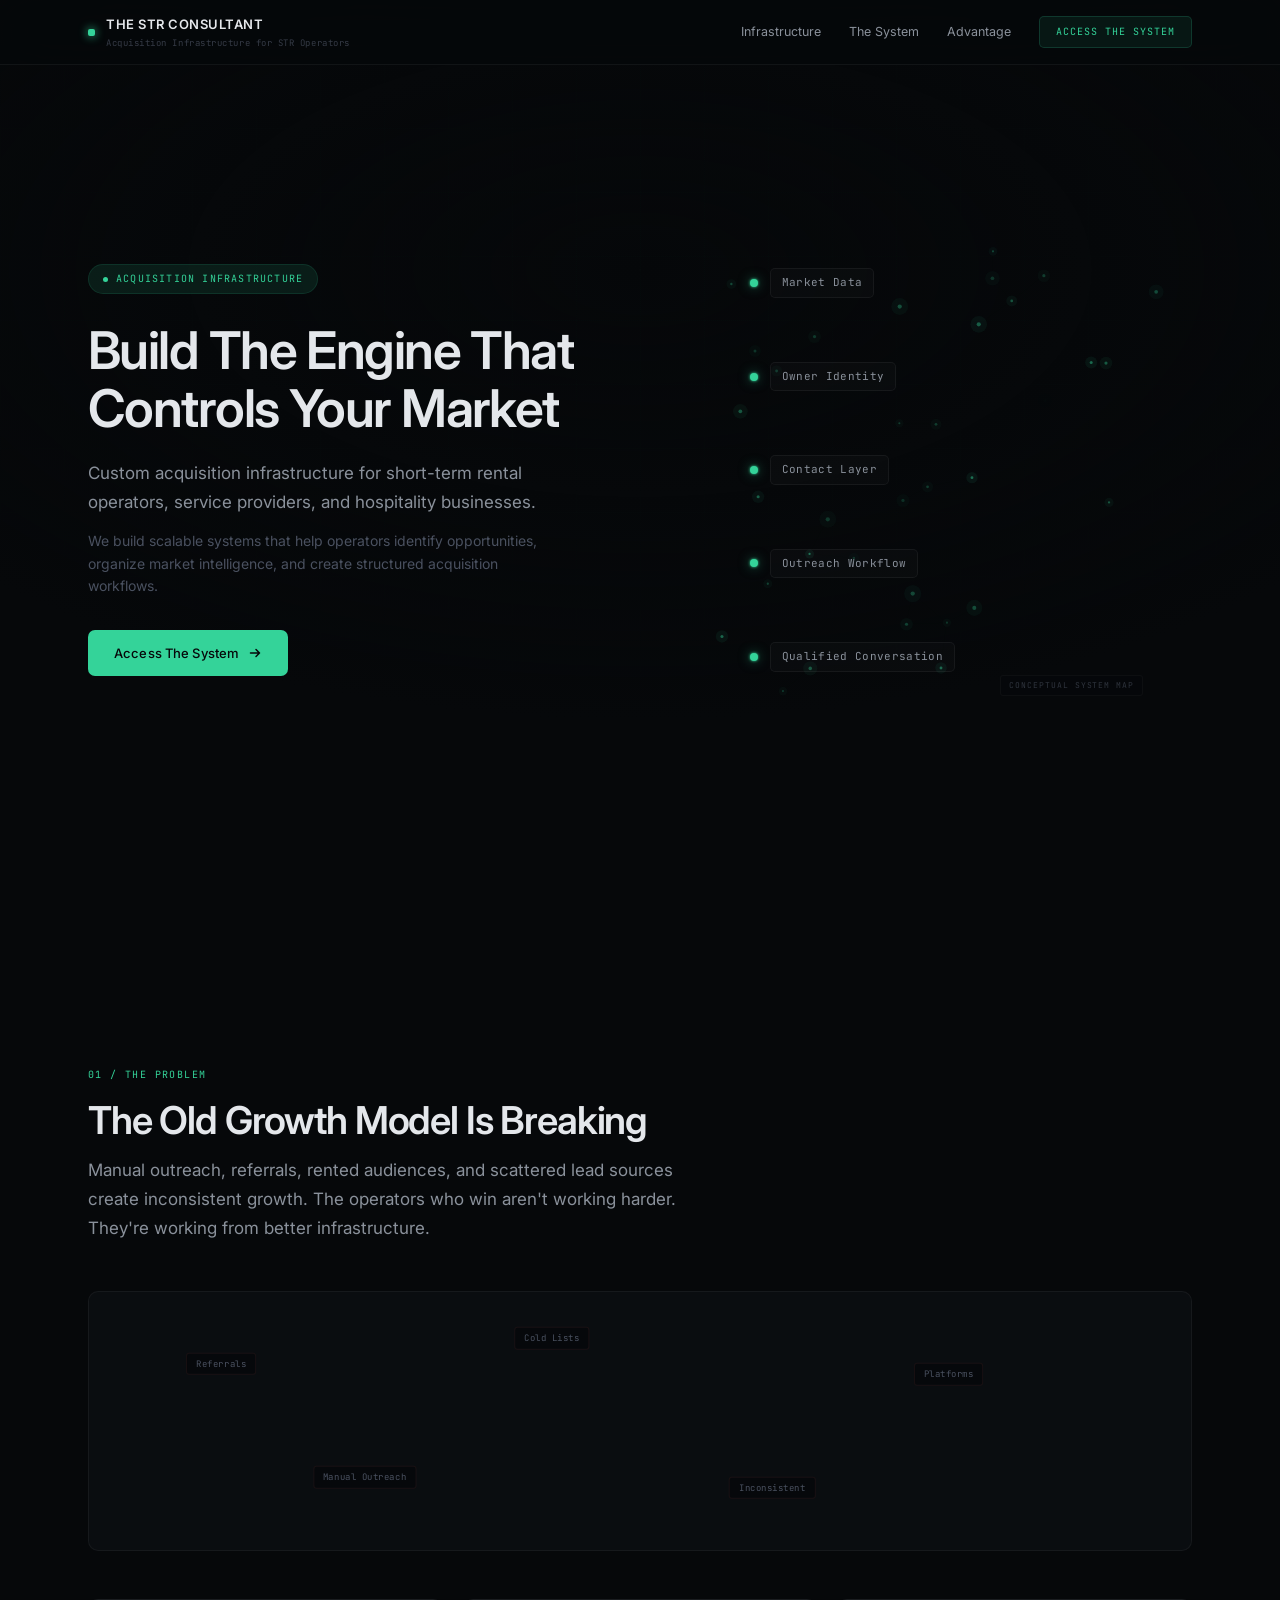
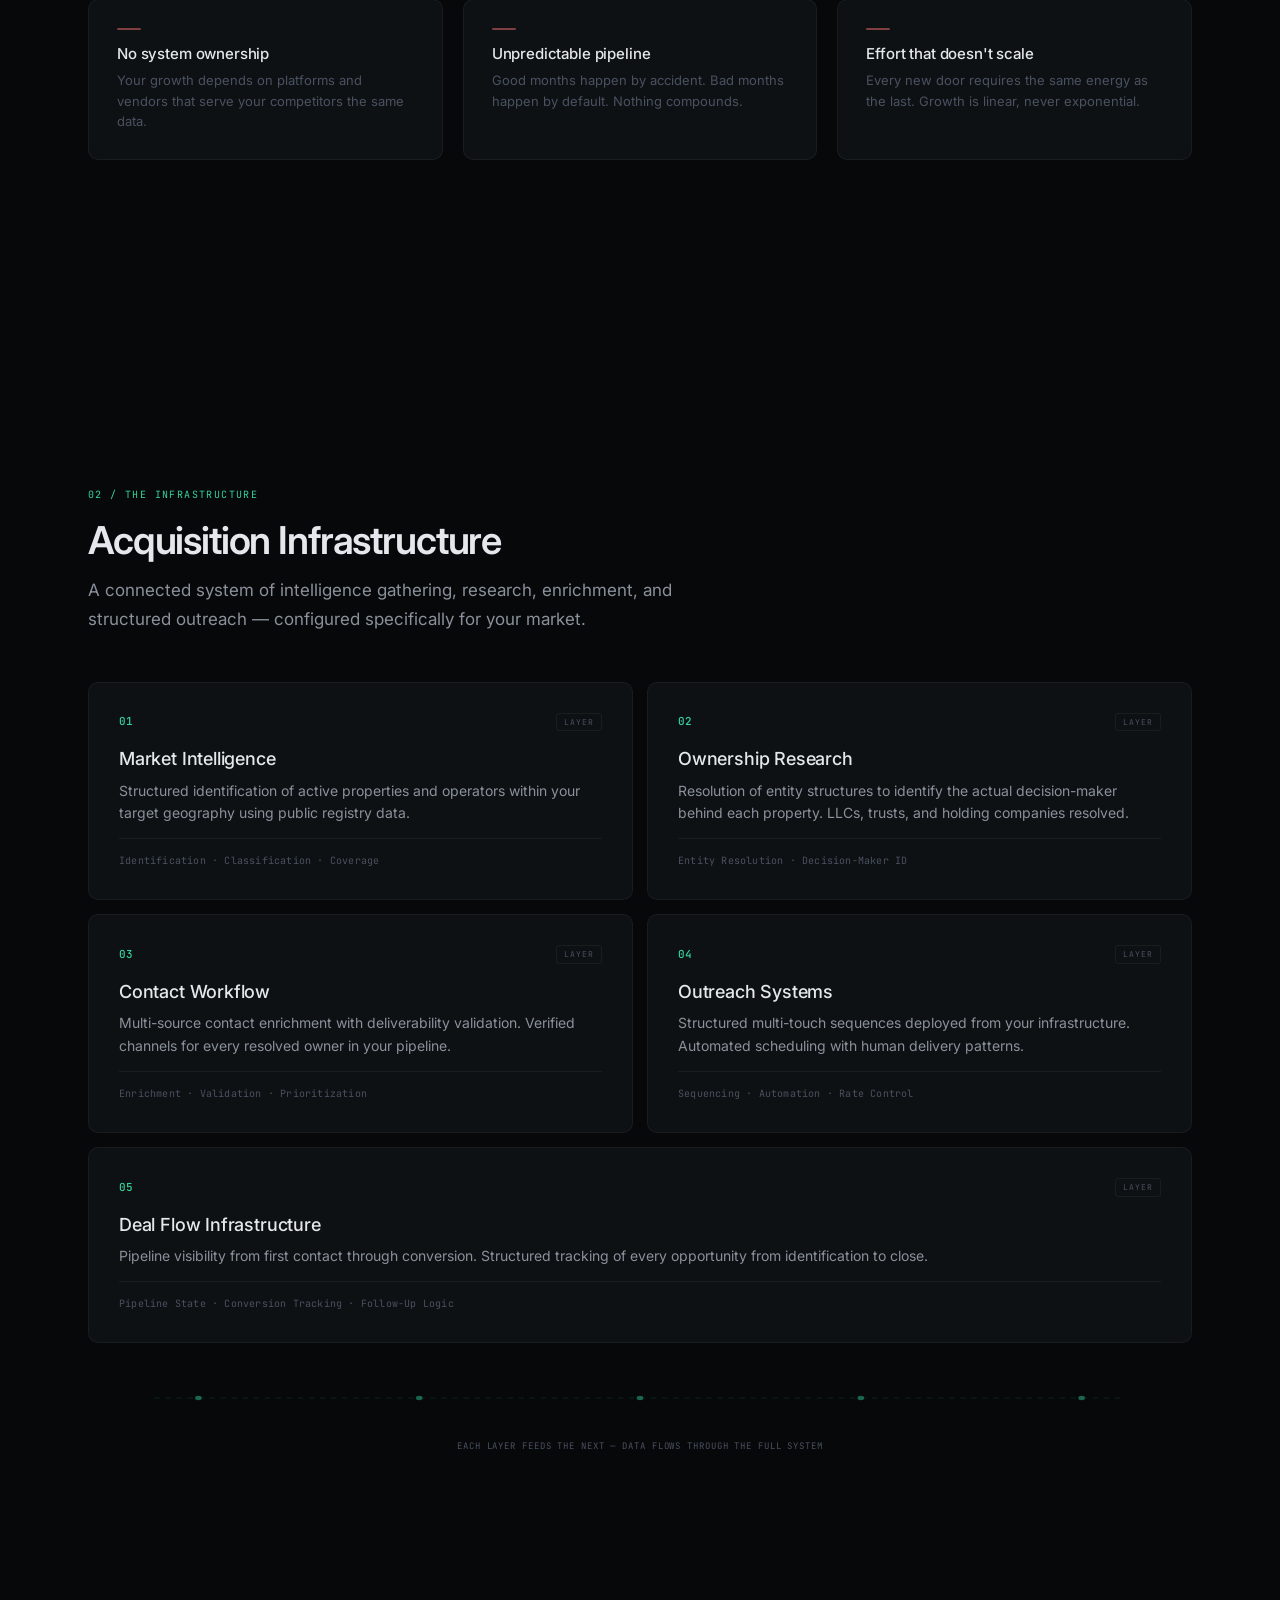
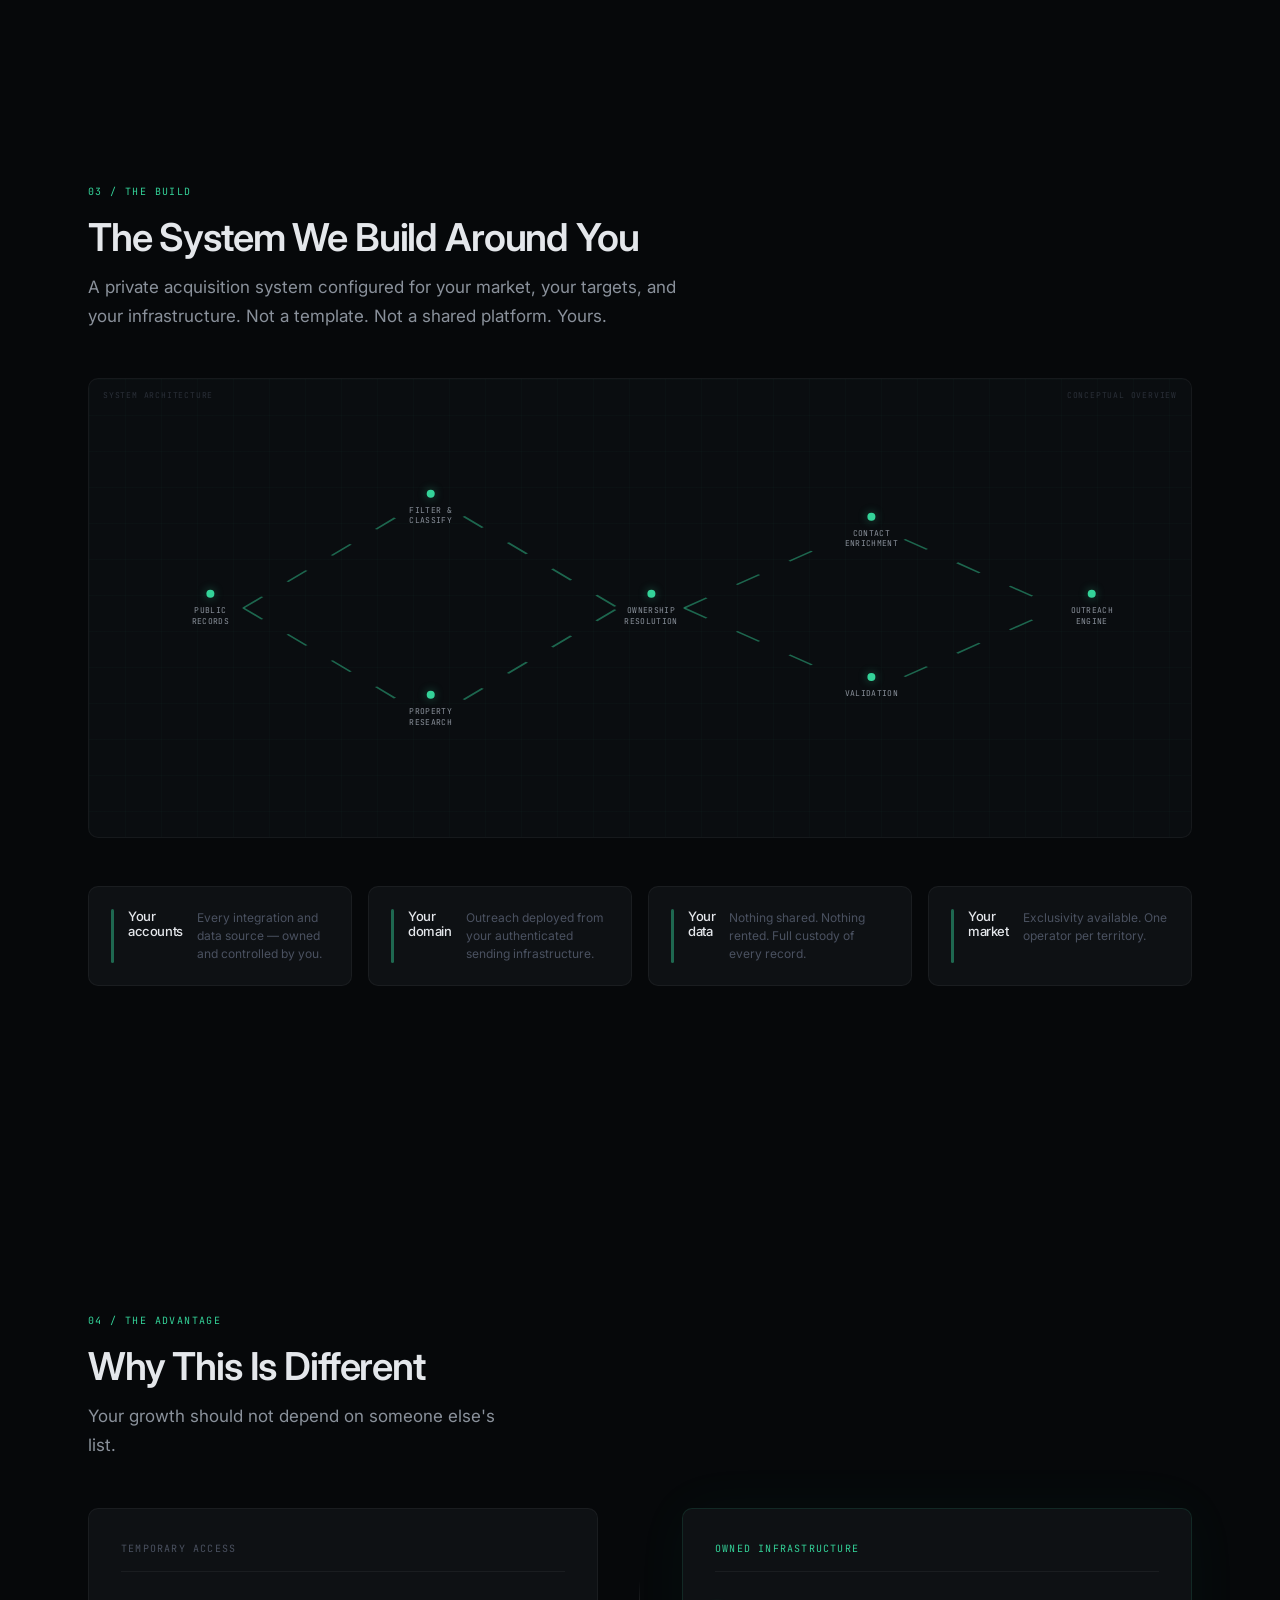
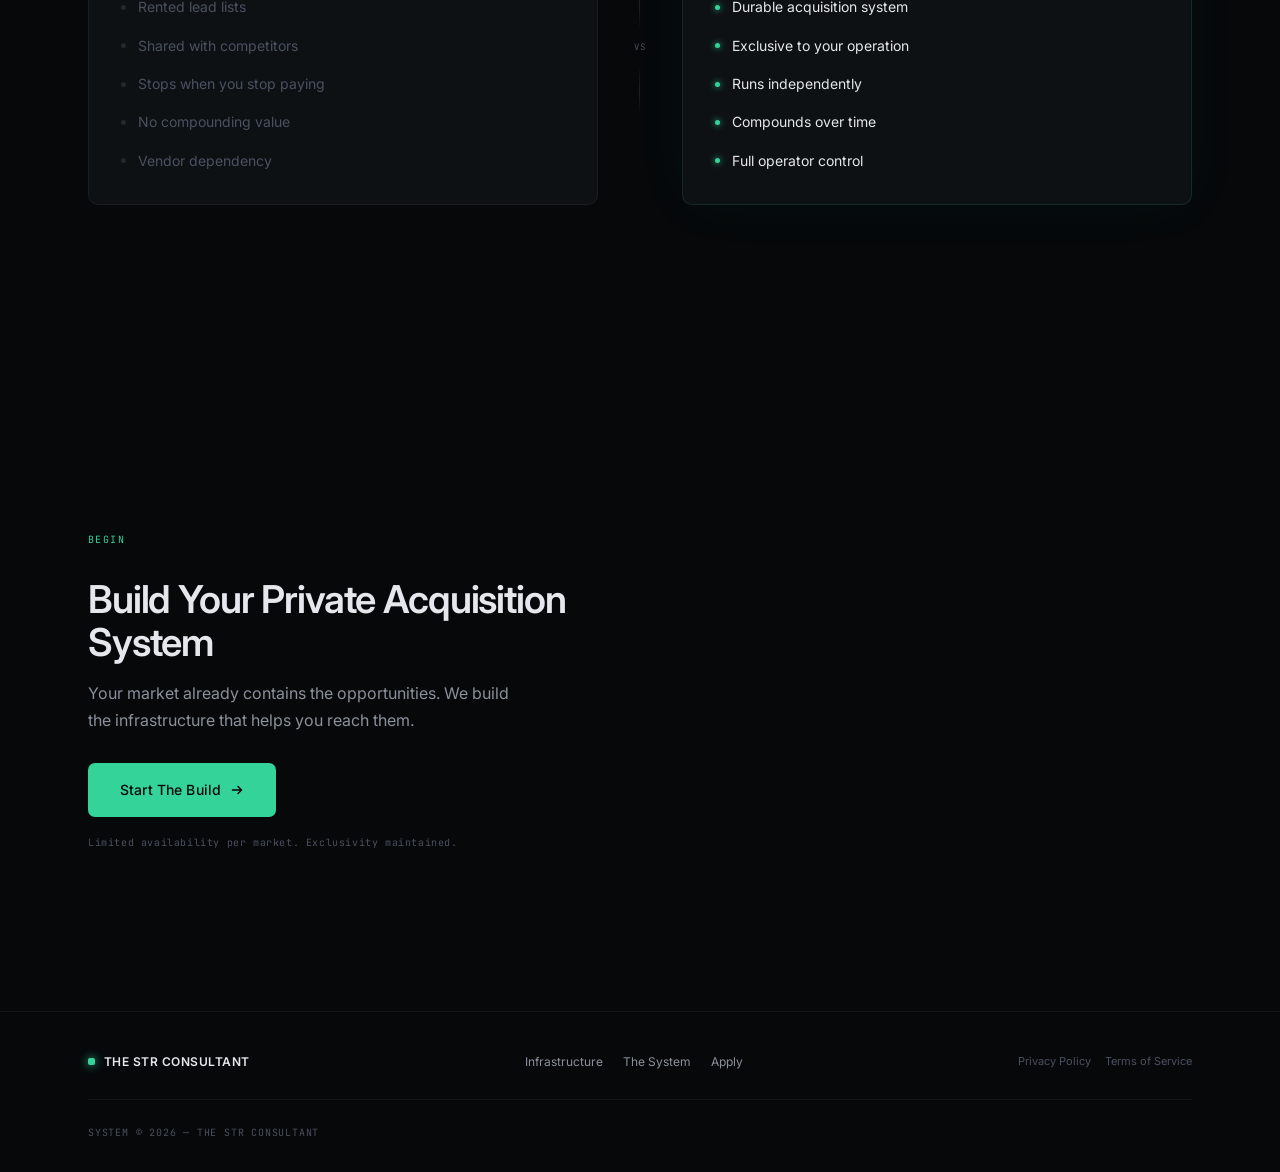
<file: index.html>
<!DOCTYPE html>
<html lang="en">
<head>
    <meta charset="UTF-8">
    <meta name="viewport" content="width=device-width, initial-scale=1.0">
    <title>The STR Consultant — Acquisition Systems for STR Operators</title>
    <meta name="description" content="Custom acquisition infrastructure for short-term rental operators, service providers, and hospitality businesses.">
    <link rel="preconnect" href="https://fonts.googleapis.com">
    <link rel="preconnect" href="https://fonts.gstatic.com" crossorigin>
    <link href="https://fonts.googleapis.com/css2?family=Inter:wght@300;400;500;600;700&family=JetBrains+Mono:wght@300;400;500&display=swap" rel="stylesheet">
    <link rel="stylesheet" href="style.css">
</head>
<body>

    <div class="grid-overlay" aria-hidden="true"></div>
    <div class="radial-mask" aria-hidden="true"></div>

    <!-- ─── NAV ─── -->
    <nav class="nav" role="navigation">
        <div class="nav-inner">
            <a href="#" class="nav-brand">
                <span class="brand-indicator"></span>
                <div class="brand-text">
                    <span class="brand-name">THE STR CONSULTANT</span>
                    <span class="brand-tag mono">Acquisition Infrastructure for STR Operators</span>
                </div>
            </a>
            <div class="nav-links">
                <a href="#infrastructure">Infrastructure</a>
                <a href="#system">The System</a>
                <a href="#difference">Advantage</a>
                <a href="https://tally.so/r/GxXdMj" target="_blank" rel="noopener" class="nav-cta mono">ACCESS THE SYSTEM</a>
            </div>
        </div>
    </nav>

    <!-- ─── HERO ─── -->
    <section class="hero">
        <div class="hero-inner">
            <div class="hero-content">
                <div class="hero-badge mono fade-in">
                    <span class="badge-dot"></span>
                    ACQUISITION INFRASTRUCTURE
                </div>
                <h1 class="fade-in d1">Build The Engine That Controls Your Market</h1>
                <p class="hero-sub fade-in d2">Custom acquisition infrastructure for short-term rental operators, service providers, and hospitality businesses.</p>
                <p class="hero-support fade-in d3">We build scalable systems that help operators identify opportunities, organize market intelligence, and create structured acquisition workflows.</p>
                <a href="https://tally.so/r/GxXdMj" target="_blank" rel="noopener" class="btn-primary fade-in d4">
                    <span>Access The System</span>
                    <svg width="14" height="14" viewBox="0 0 14 14" fill="none"><path d="M2.5 7h9m-3.5-3.5L11.5 7 8 10.5" stroke="currentColor" stroke-width="1.5" stroke-linecap="round" stroke-linejoin="round"/></svg>
                </a>
            </div>
            <div class="hero-visual">
                <div class="vis-frame">
                    <canvas id="hero-canvas" aria-hidden="true"></canvas>
                    <div class="vis-nodes">
                        <div class="vis-node" style="--ni:0"><span class="node-core"></span><span class="node-text mono">Market Data</span></div>
                        <div class="vis-node" style="--ni:1"><span class="node-core"></span><span class="node-text mono">Owner Identity</span></div>
                        <div class="vis-node" style="--ni:2"><span class="node-core"></span><span class="node-text mono">Contact Layer</span></div>
                        <div class="vis-node" style="--ni:3"><span class="node-core"></span><span class="node-text mono">Outreach Workflow</span></div>
                        <div class="vis-node" style="--ni:4"><span class="node-core"></span><span class="node-text mono">Qualified Conversation</span></div>
                    </div>
                    <span class="vis-tag mono">CONCEPTUAL SYSTEM MAP</span>
                </div>
            </div>
        </div>
    </section>

    <!-- ─── SECTION 1: BROKEN MODEL ─── -->
    <section class="section-broken" id="problem">
        <div class="container">
            <div class="broken-header">
                <span class="section-tag mono sf">01 / THE PROBLEM</span>
                <h2 class="sf">The Old Growth Model Is Breaking</h2>
                <p class="section-lead sf">Manual outreach, referrals, rented audiences, and scattered lead sources create inconsistent growth. The operators who win aren't working harder. They're working from better infrastructure.</p>
            </div>
            <div class="broken-stage sf">
                <canvas id="broken-canvas" aria-hidden="true"></canvas>
                <div class="broken-nodes">
                    <span class="b-label mono" style="--bx:12%;--by:28%">Referrals</span>
                    <span class="b-label mono" style="--bx:42%;--by:18%">Cold Lists</span>
                    <span class="b-label mono" style="--bx:78%;--by:32%">Platforms</span>
                    <span class="b-label mono" style="--bx:25%;--by:72%">Manual Outreach</span>
                    <span class="b-label mono" style="--bx:62%;--by:76%">Inconsistent</span>
                </div>
            </div>
            <div class="broken-points">
                <div class="b-point sf">
                    <div class="bp-line"></div>
                    <h3>No system ownership</h3>
                    <p>Your growth depends on platforms and vendors that serve your competitors the same data.</p>
                </div>
                <div class="b-point sf">
                    <div class="bp-line"></div>
                    <h3>Unpredictable pipeline</h3>
                    <p>Good months happen by accident. Bad months happen by default. Nothing compounds.</p>
                </div>
                <div class="b-point sf">
                    <div class="bp-line"></div>
                    <h3>Effort that doesn't scale</h3>
                    <p>Every new door requires the same energy as the last. Growth is linear, never exponential.</p>
                </div>
            </div>
        </div>
    </section>

    <!-- ─── SECTION 2: INFRASTRUCTURE ─── -->
    <section class="section-infra" id="infrastructure">
        <div class="container">
            <span class="section-tag mono sf">02 / THE INFRASTRUCTURE</span>
            <h2 class="sf">Acquisition Infrastructure</h2>
            <p class="section-lead sf">A connected system of intelligence gathering, research, enrichment, and structured outreach — configured specifically for your market.</p>

            <div class="modules-grid">
                <div class="module sf">
                    <div class="mod-glow" aria-hidden="true"></div>
                    <div class="mod-top">
                        <span class="mod-num mono">01</span>
                        <span class="mod-tag mono">LAYER</span>
                    </div>
                    <h3>Market Intelligence</h3>
                    <p>Structured identification of active properties and operators within your target geography using public registry data.</p>
                    <span class="mod-meta mono">Identification &middot; Classification &middot; Coverage</span>
                </div>
                <div class="module sf">
                    <div class="mod-glow" aria-hidden="true"></div>
                    <div class="mod-top">
                        <span class="mod-num mono">02</span>
                        <span class="mod-tag mono">LAYER</span>
                    </div>
                    <h3>Ownership Research</h3>
                    <p>Resolution of entity structures to identify the actual decision-maker behind each property. LLCs, trusts, and holding companies resolved.</p>
                    <span class="mod-meta mono">Entity Resolution &middot; Decision-Maker ID</span>
                </div>
                <div class="module sf">
                    <div class="mod-glow" aria-hidden="true"></div>
                    <div class="mod-top">
                        <span class="mod-num mono">03</span>
                        <span class="mod-tag mono">LAYER</span>
                    </div>
                    <h3>Contact Workflow</h3>
                    <p>Multi-source contact enrichment with deliverability validation. Verified channels for every resolved owner in your pipeline.</p>
                    <span class="mod-meta mono">Enrichment &middot; Validation &middot; Prioritization</span>
                </div>
                <div class="module sf">
                    <div class="mod-glow" aria-hidden="true"></div>
                    <div class="mod-top">
                        <span class="mod-num mono">04</span>
                        <span class="mod-tag mono">LAYER</span>
                    </div>
                    <h3>Outreach Systems</h3>
                    <p>Structured multi-touch sequences deployed from your infrastructure. Automated scheduling with human delivery patterns.</p>
                    <span class="mod-meta mono">Sequencing &middot; Automation &middot; Rate Control</span>
                </div>
                <div class="module mod-wide sf">
                    <div class="mod-glow" aria-hidden="true"></div>
                    <div class="mod-top">
                        <span class="mod-num mono">05</span>
                        <span class="mod-tag mono">LAYER</span>
                    </div>
                    <h3>Deal Flow Infrastructure</h3>
                    <p>Pipeline visibility from first contact through conversion. Structured tracking of every opportunity from identification to close.</p>
                    <span class="mod-meta mono">Pipeline State &middot; Conversion Tracking &middot; Follow-Up Logic</span>
                </div>
            </div>

            <div class="flow-indicator sf">
                <svg viewBox="0 0 1000 40" preserveAspectRatio="none" class="flow-svg">
                    <line x1="60" y1="20" x2="940" y2="20" class="flow-line"/>
                    <circle cx="100" cy="20" r="3" class="flow-dot"/><circle cx="300" cy="20" r="3" class="flow-dot"/><circle cx="500" cy="20" r="3" class="flow-dot"/><circle cx="700" cy="20" r="3" class="flow-dot"/><circle cx="900" cy="20" r="3" class="flow-dot"/>
                </svg>
                <span class="mono">EACH LAYER FEEDS THE NEXT — DATA FLOWS THROUGH THE FULL SYSTEM</span>
            </div>
        </div>
    </section>

    <!-- ─── SECTION 3: THE SYSTEM ─── -->
    <section class="section-system" id="system">
        <div class="container">
            <span class="section-tag mono sf">03 / THE BUILD</span>
            <h2 class="sf">The System We Build Around You</h2>
            <p class="section-lead sf">A private acquisition system configured for your market, your targets, and your infrastructure. Not a template. Not a shared platform. Yours.</p>

            <div class="blueprint sf">
                <div class="bp-frame">
                    <div class="bp-grid" aria-hidden="true"></div>
                    <span class="bp-tag mono tl">SYSTEM ARCHITECTURE</span>
                    <span class="bp-tag mono tr">CONCEPTUAL OVERVIEW</span>

                    <svg class="bp-svg" viewBox="0 0 100 100" preserveAspectRatio="none" aria-hidden="true">
                        <line x1="14" y1="50" x2="28" y2="30" class="bp-link"/><line x1="14" y1="50" x2="28" y2="70" class="bp-link"/>
                        <line x1="34" y1="30" x2="48" y2="50" class="bp-link"/><line x1="34" y1="70" x2="48" y2="50" class="bp-link"/>
                        <line x1="54" y1="50" x2="68" y2="35" class="bp-link"/><line x1="54" y1="50" x2="68" y2="65" class="bp-link"/>
                        <line x1="74" y1="35" x2="88" y2="50" class="bp-link"/><line x1="74" y1="65" x2="88" y2="50" class="bp-link"/>
                    </svg>

                    <div class="bp-node" style="--nx:11%;--ny:50%"><span class="bpn-dot"></span><span class="mono">PUBLIC<br>RECORDS</span></div>
                    <div class="bp-node" style="--nx:31%;--ny:28%"><span class="bpn-dot"></span><span class="mono">FILTER &amp;<br>CLASSIFY</span></div>
                    <div class="bp-node" style="--nx:31%;--ny:72%"><span class="bpn-dot"></span><span class="mono">PROPERTY<br>RESEARCH</span></div>
                    <div class="bp-node" style="--nx:51%;--ny:50%"><span class="bpn-dot"></span><span class="mono">OWNERSHIP<br>RESOLUTION</span></div>
                    <div class="bp-node" style="--nx:71%;--ny:33%"><span class="bpn-dot"></span><span class="mono">CONTACT<br>ENRICHMENT</span></div>
                    <div class="bp-node" style="--nx:71%;--ny:67%"><span class="bpn-dot"></span><span class="mono">VALIDATION</span></div>
                    <div class="bp-node" style="--nx:91%;--ny:50%"><span class="bpn-dot"></span><span class="mono">OUTREACH<br>ENGINE</span></div>
                </div>
            </div>

            <div class="ownership-grid">
                <div class="own-card sf"><div class="own-bar"></div><h4>Your accounts</h4><p>Every integration and data source — owned and controlled by you.</p></div>
                <div class="own-card sf"><div class="own-bar"></div><h4>Your domain</h4><p>Outreach deployed from your authenticated sending infrastructure.</p></div>
                <div class="own-card sf"><div class="own-bar"></div><h4>Your data</h4><p>Nothing shared. Nothing rented. Full custody of every record.</p></div>
                <div class="own-card sf"><div class="own-bar"></div><h4>Your market</h4><p>Exclusivity available. One operator per territory.</p></div>
            </div>
        </div>
    </section>

    <!-- ─── SECTION 4: DIFFERENCE ─── -->
    <section class="section-diff" id="difference">
        <div class="container">
            <span class="section-tag mono sf">04 / THE ADVANTAGE</span>
            <h2 class="sf">Why This Is Different</h2>
            <p class="section-lead narrow sf">Your growth should not depend on someone else's list.</p>

            <div class="diff-grid">
                <div class="diff-col diff-old sf">
                    <div class="diff-head mono">TEMPORARY ACCESS</div>
                    <ul>
                        <li><span class="d-marker off"></span>Rented lead lists</li>
                        <li><span class="d-marker off"></span>Shared with competitors</li>
                        <li><span class="d-marker off"></span>Stops when you stop paying</li>
                        <li><span class="d-marker off"></span>No compounding value</li>
                        <li><span class="d-marker off"></span>Vendor dependency</li>
                    </ul>
                </div>
                <div class="diff-vs sf">
                    <div class="vs-line"></div>
                    <span class="mono">VS</span>
                    <div class="vs-line"></div>
                </div>
                <div class="diff-col diff-new sf">
                    <div class="diff-head mono">OWNED INFRASTRUCTURE</div>
                    <ul>
                        <li><span class="d-marker on"></span>Durable acquisition system</li>
                        <li><span class="d-marker on"></span>Exclusive to your operation</li>
                        <li><span class="d-marker on"></span>Runs independently</li>
                        <li><span class="d-marker on"></span>Compounds over time</li>
                        <li><span class="d-marker on"></span>Full operator control</li>
                    </ul>
                </div>
            </div>
        </div>
    </section>

    <!-- ─── SECTION 5: FINAL CTA ─── -->
    <section class="section-cta" id="start">
        <div class="container">
            <div class="cta-layout">
                <div class="cta-text sf">
                    <span class="section-tag mono">BEGIN</span>
                    <h2>Build Your Private Acquisition System</h2>
                    <p>Your market already contains the opportunities. We build the infrastructure that helps you reach them.</p>
                    <a href="https://tally.so/r/GxXdMj" target="_blank" rel="noopener" class="btn-primary btn-lg">
                        <span>Start The Build</span>
                        <svg width="14" height="14" viewBox="0 0 14 14" fill="none"><path d="M2.5 7h9m-3.5-3.5L11.5 7 8 10.5" stroke="currentColor" stroke-width="1.5" stroke-linecap="round" stroke-linejoin="round"/></svg>
                    </a>
                    <span class="cta-note mono">Limited availability per market. Exclusivity maintained.</span>
                </div>
                <div class="cta-vis">
                    <canvas id="cta-canvas" aria-hidden="true"></canvas>
                </div>
            </div>
        </div>
    </section>

    <!-- ─── FOOTER ─── -->
    <footer class="footer">
        <div class="container">
            <div class="footer-top">
                <div class="footer-brand">
                    <span class="brand-indicator"></span>
                    <span class="footer-name">THE STR CONSULTANT</span>
                </div>
                <div class="footer-nav">
                    <a href="#infrastructure">Infrastructure</a>
                    <a href="#system">The System</a>
                    <a href="#start">Apply</a>
                </div>
                <div class="footer-legal-links">
                    <a href="/privacy.html">Privacy Policy</a>
                    <a href="/terms.html">Terms of Service</a>
                </div>
            </div>
            <div class="footer-bottom mono">
                <span>SYSTEM &copy; 2026 &mdash; THE STR CONSULTANT</span>
            </div>
        </div>
    </footer>

    <script src="script.js"></script>
</body>
</html>
</file>
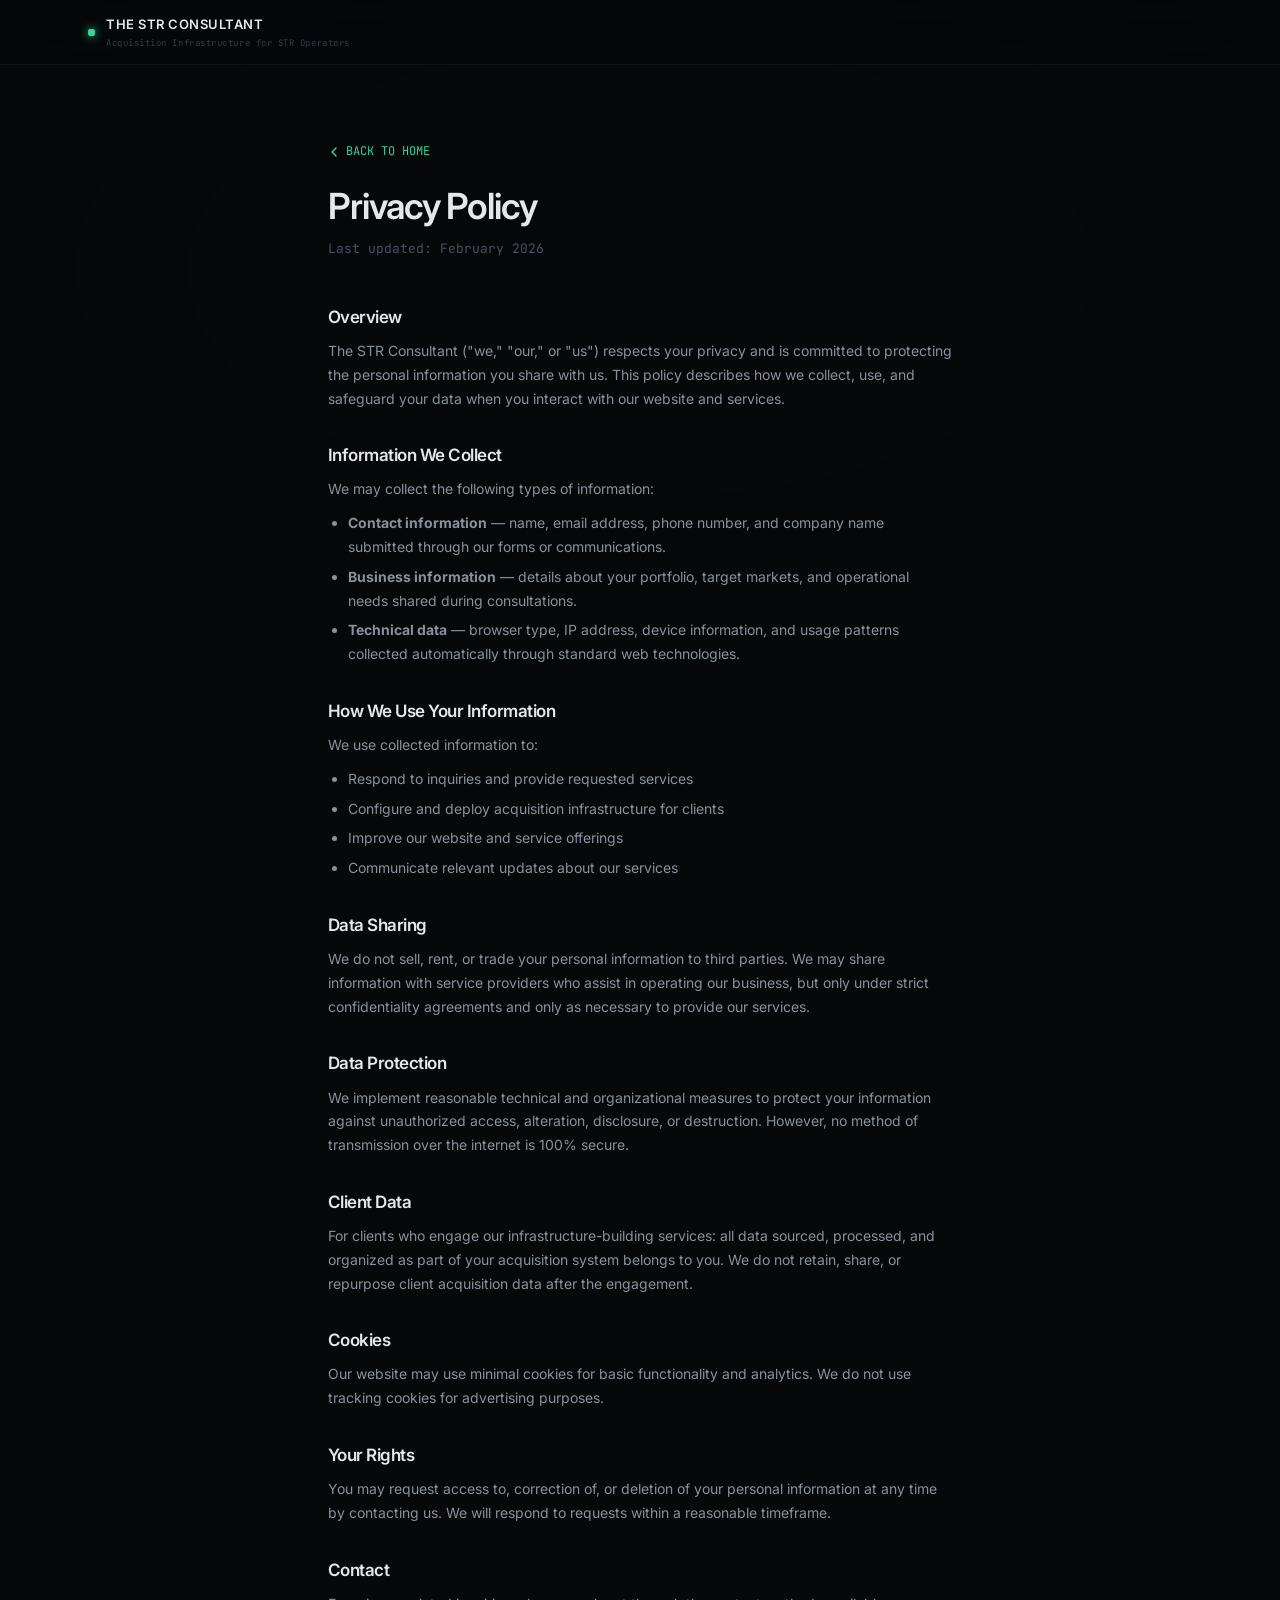
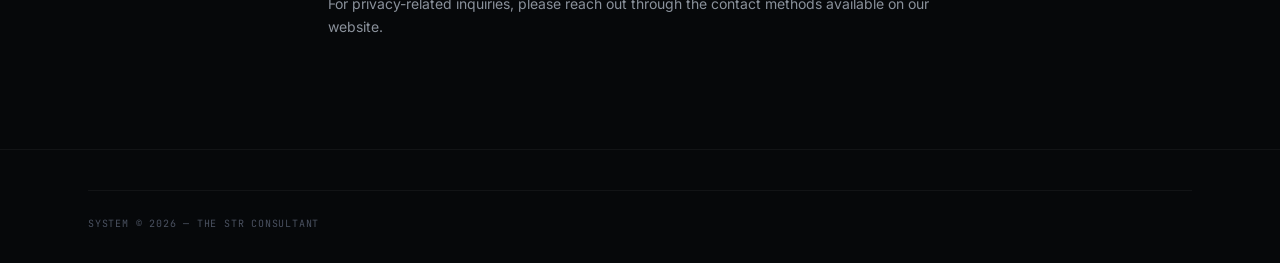
<file: privacy.html>
<!DOCTYPE html>
<html lang="en">
<head>
    <meta charset="UTF-8">
    <meta name="viewport" content="width=device-width, initial-scale=1.0">
    <title>Privacy Policy — The STR Consultant</title>
    <link rel="preconnect" href="https://fonts.googleapis.com">
    <link rel="preconnect" href="https://fonts.gstatic.com" crossorigin>
    <link href="https://fonts.googleapis.com/css2?family=Inter:wght@300;400;500;600&family=JetBrains+Mono:wght@300;400&display=swap" rel="stylesheet">
    <link rel="stylesheet" href="style.css">
    <style>
        .legal{position:relative;z-index:2;padding:140px 0 100px}
        .legal-header{margin-bottom:48px}
        .legal-header h1{font-size:clamp(24px,3vw,36px);margin-bottom:12px}
        .legal-header p{font-size:13px;color:var(--text-3)}
        .legal-body h2{font-size:17px;margin:36px 0 12px;color:var(--text)}
        .legal-body p,.legal-body li{font-size:14px;color:var(--text-2);line-height:1.7;margin-bottom:10px}
        .legal-body ul{padding-left:20px;margin-bottom:16px}
        .legal-body li{margin-bottom:6px}
        .back-link{display:inline-flex;align-items:center;gap:6px;font-size:12px;color:var(--accent);margin-bottom:24px;transition:opacity .2s}
        .back-link:hover{opacity:.7}
    </style>
</head>
<body>
    <div class="grid-overlay" aria-hidden="true"></div>
    <div class="radial-mask" aria-hidden="true"></div>

    <nav class="nav">
        <div class="nav-inner">
            <a href="/" class="nav-brand">
                <span class="brand-indicator"></span>
                <div class="brand-text">
                    <span class="brand-name">THE STR CONSULTANT</span>
                    <span class="brand-tag mono">Acquisition Infrastructure for STR Operators</span>
                </div>
            </a>
        </div>
    </nav>

    <section class="legal">
        <div class="container" style="max-width:720px">
            <a href="/" class="back-link mono">
                <svg width="12" height="12" viewBox="0 0 12 12" fill="none"><path d="M8 2L4 6l4 4" stroke="currentColor" stroke-width="1.5" stroke-linecap="round" stroke-linejoin="round"/></svg>
                BACK TO HOME
            </a>

            <div class="legal-header">
                <h1>Privacy Policy</h1>
                <p class="mono">Last updated: February 2026</p>
            </div>

            <div class="legal-body">
                <h2>Overview</h2>
                <p>The STR Consultant ("we," "our," or "us") respects your privacy and is committed to protecting the personal information you share with us. This policy describes how we collect, use, and safeguard your data when you interact with our website and services.</p>

                <h2>Information We Collect</h2>
                <p>We may collect the following types of information:</p>
                <ul>
                    <li><strong>Contact information</strong> — name, email address, phone number, and company name submitted through our forms or communications.</li>
                    <li><strong>Business information</strong> — details about your portfolio, target markets, and operational needs shared during consultations.</li>
                    <li><strong>Technical data</strong> — browser type, IP address, device information, and usage patterns collected automatically through standard web technologies.</li>
                </ul>

                <h2>How We Use Your Information</h2>
                <p>We use collected information to:</p>
                <ul>
                    <li>Respond to inquiries and provide requested services</li>
                    <li>Configure and deploy acquisition infrastructure for clients</li>
                    <li>Improve our website and service offerings</li>
                    <li>Communicate relevant updates about our services</li>
                </ul>

                <h2>Data Sharing</h2>
                <p>We do not sell, rent, or trade your personal information to third parties. We may share information with service providers who assist in operating our business, but only under strict confidentiality agreements and only as necessary to provide our services.</p>

                <h2>Data Protection</h2>
                <p>We implement reasonable technical and organizational measures to protect your information against unauthorized access, alteration, disclosure, or destruction. However, no method of transmission over the internet is 100% secure.</p>

                <h2>Client Data</h2>
                <p>For clients who engage our infrastructure-building services: all data sourced, processed, and organized as part of your acquisition system belongs to you. We do not retain, share, or repurpose client acquisition data after the engagement.</p>

                <h2>Cookies</h2>
                <p>Our website may use minimal cookies for basic functionality and analytics. We do not use tracking cookies for advertising purposes.</p>

                <h2>Your Rights</h2>
                <p>You may request access to, correction of, or deletion of your personal information at any time by contacting us. We will respond to requests within a reasonable timeframe.</p>

                <h2>Contact</h2>
                <p>For privacy-related inquiries, please reach out through the contact methods available on our website.</p>
            </div>
        </div>
    </section>

    <footer class="footer">
        <div class="container">
            <div class="footer-bottom mono">
                <span>SYSTEM &copy; 2026 &mdash; THE STR CONSULTANT</span>
            </div>
        </div>
    </footer>
</body>
</html>
</file>
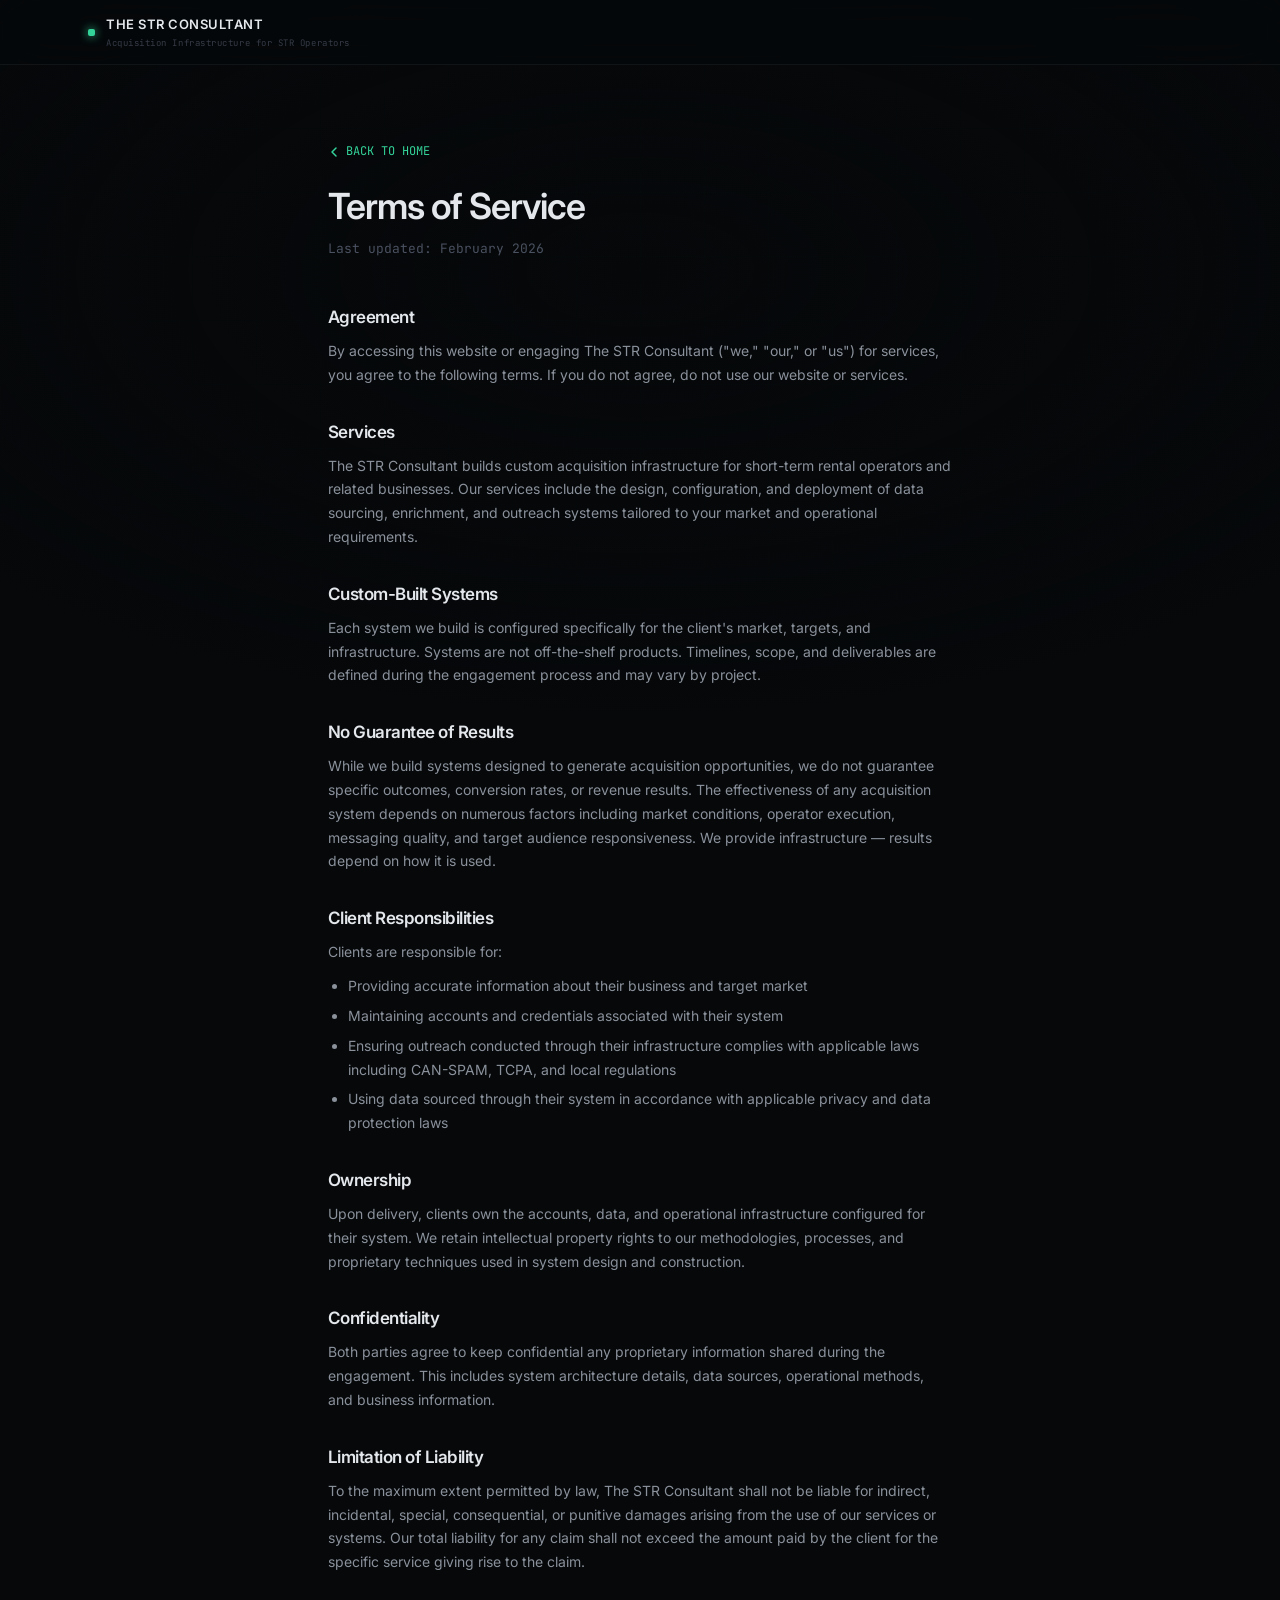
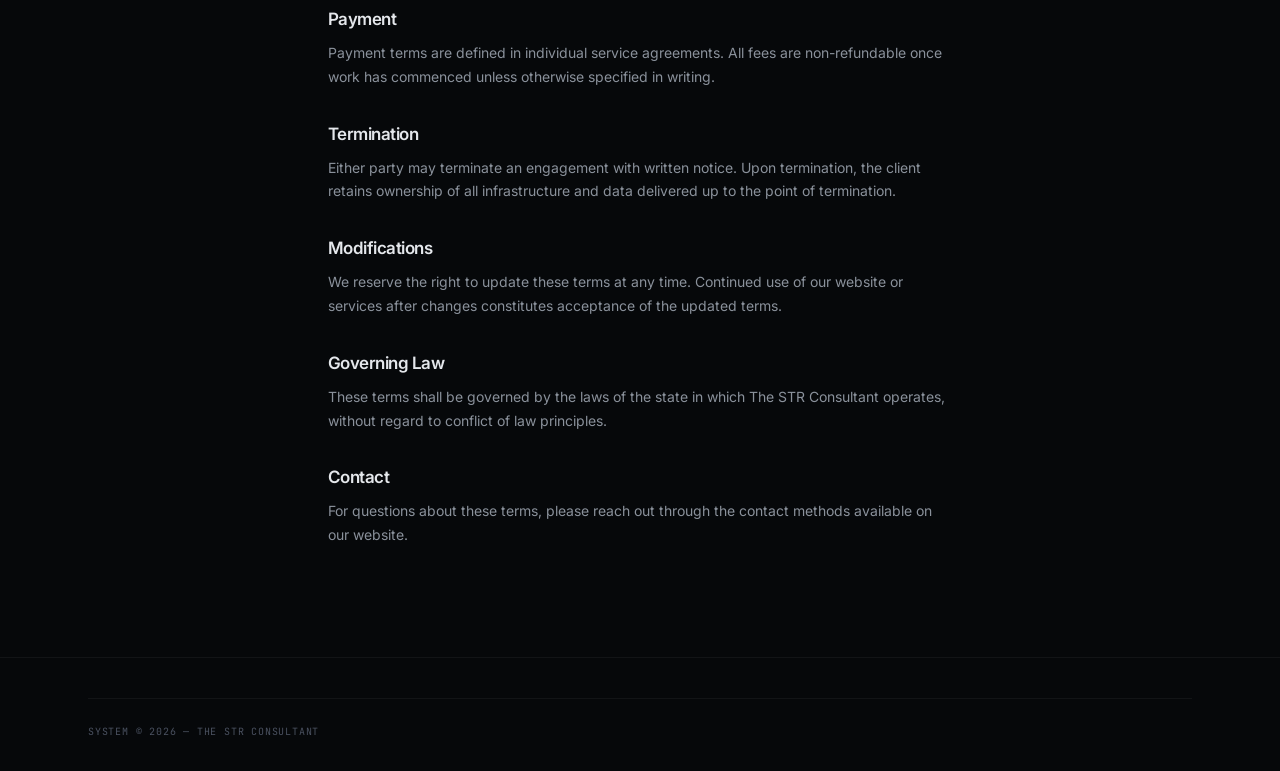
<file: terms.html>
<!DOCTYPE html>
<html lang="en">
<head>
    <meta charset="UTF-8">
    <meta name="viewport" content="width=device-width, initial-scale=1.0">
    <title>Terms of Service — The STR Consultant</title>
    <link rel="preconnect" href="https://fonts.googleapis.com">
    <link rel="preconnect" href="https://fonts.gstatic.com" crossorigin>
    <link href="https://fonts.googleapis.com/css2?family=Inter:wght@300;400;500;600&family=JetBrains+Mono:wght@300;400&display=swap" rel="stylesheet">
    <link rel="stylesheet" href="style.css">
    <style>
        .legal{position:relative;z-index:2;padding:140px 0 100px}
        .legal-header{margin-bottom:48px}
        .legal-header h1{font-size:clamp(24px,3vw,36px);margin-bottom:12px}
        .legal-header p{font-size:13px;color:var(--text-3)}
        .legal-body h2{font-size:17px;margin:36px 0 12px;color:var(--text)}
        .legal-body p,.legal-body li{font-size:14px;color:var(--text-2);line-height:1.7;margin-bottom:10px}
        .legal-body ul{padding-left:20px;margin-bottom:16px}
        .legal-body li{margin-bottom:6px}
        .back-link{display:inline-flex;align-items:center;gap:6px;font-size:12px;color:var(--accent);margin-bottom:24px;transition:opacity .2s}
        .back-link:hover{opacity:.7}
    </style>
</head>
<body>
    <div class="grid-overlay" aria-hidden="true"></div>
    <div class="radial-mask" aria-hidden="true"></div>

    <nav class="nav">
        <div class="nav-inner">
            <a href="/" class="nav-brand">
                <span class="brand-indicator"></span>
                <div class="brand-text">
                    <span class="brand-name">THE STR CONSULTANT</span>
                    <span class="brand-tag mono">Acquisition Infrastructure for STR Operators</span>
                </div>
            </a>
        </div>
    </nav>

    <section class="legal">
        <div class="container" style="max-width:720px">
            <a href="/" class="back-link mono">
                <svg width="12" height="12" viewBox="0 0 12 12" fill="none"><path d="M8 2L4 6l4 4" stroke="currentColor" stroke-width="1.5" stroke-linecap="round" stroke-linejoin="round"/></svg>
                BACK TO HOME
            </a>

            <div class="legal-header">
                <h1>Terms of Service</h1>
                <p class="mono">Last updated: February 2026</p>
            </div>

            <div class="legal-body">
                <h2>Agreement</h2>
                <p>By accessing this website or engaging The STR Consultant ("we," "our," or "us") for services, you agree to the following terms. If you do not agree, do not use our website or services.</p>

                <h2>Services</h2>
                <p>The STR Consultant builds custom acquisition infrastructure for short-term rental operators and related businesses. Our services include the design, configuration, and deployment of data sourcing, enrichment, and outreach systems tailored to your market and operational requirements.</p>

                <h2>Custom-Built Systems</h2>
                <p>Each system we build is configured specifically for the client's market, targets, and infrastructure. Systems are not off-the-shelf products. Timelines, scope, and deliverables are defined during the engagement process and may vary by project.</p>

                <h2>No Guarantee of Results</h2>
                <p>While we build systems designed to generate acquisition opportunities, we do not guarantee specific outcomes, conversion rates, or revenue results. The effectiveness of any acquisition system depends on numerous factors including market conditions, operator execution, messaging quality, and target audience responsiveness. We provide infrastructure — results depend on how it is used.</p>

                <h2>Client Responsibilities</h2>
                <p>Clients are responsible for:</p>
                <ul>
                    <li>Providing accurate information about their business and target market</li>
                    <li>Maintaining accounts and credentials associated with their system</li>
                    <li>Ensuring outreach conducted through their infrastructure complies with applicable laws including CAN-SPAM, TCPA, and local regulations</li>
                    <li>Using data sourced through their system in accordance with applicable privacy and data protection laws</li>
                </ul>

                <h2>Ownership</h2>
                <p>Upon delivery, clients own the accounts, data, and operational infrastructure configured for their system. We retain intellectual property rights to our methodologies, processes, and proprietary techniques used in system design and construction.</p>

                <h2>Confidentiality</h2>
                <p>Both parties agree to keep confidential any proprietary information shared during the engagement. This includes system architecture details, data sources, operational methods, and business information.</p>

                <h2>Limitation of Liability</h2>
                <p>To the maximum extent permitted by law, The STR Consultant shall not be liable for indirect, incidental, special, consequential, or punitive damages arising from the use of our services or systems. Our total liability for any claim shall not exceed the amount paid by the client for the specific service giving rise to the claim.</p>

                <h2>Payment</h2>
                <p>Payment terms are defined in individual service agreements. All fees are non-refundable once work has commenced unless otherwise specified in writing.</p>

                <h2>Termination</h2>
                <p>Either party may terminate an engagement with written notice. Upon termination, the client retains ownership of all infrastructure and data delivered up to the point of termination.</p>

                <h2>Modifications</h2>
                <p>We reserve the right to update these terms at any time. Continued use of our website or services after changes constitutes acceptance of the updated terms.</p>

                <h2>Governing Law</h2>
                <p>These terms shall be governed by the laws of the state in which The STR Consultant operates, without regard to conflict of law principles.</p>

                <h2>Contact</h2>
                <p>For questions about these terms, please reach out through the contact methods available on our website.</p>
            </div>
        </div>
    </section>

    <footer class="footer">
        <div class="container">
            <div class="footer-bottom mono">
                <span>SYSTEM &copy; 2026 &mdash; THE STR CONSULTANT</span>
            </div>
        </div>
    </footer>
</body>
</html>
</file>
<file: style.css>
/* ============================================
   THE STR CONSULTANT
   Acquisition Infrastructure — Premium Interface
   ============================================ */

*,*::before,*::after{margin:0;padding:0;box-sizing:border-box}

:root {
    --bg:        #06080a;
    --bg-1:      #0a0d10;
    --bg-2:      #0e1114;
    --bg-3:      #131618;
    --border:    rgba(255,255,255,0.05);
    --border-h:  rgba(255,255,255,0.10);
    --text:      #e4e7eb;
    --text-2:    #8a919b;
    --text-3:    #4a5160;
    --accent:    #34d399;
    --accent-d:  rgba(52,211,153,0.10);
    --accent-g:  rgba(52,211,153,0.04);
    --warn:      #ef6b6b;
    --warn-d:    rgba(239,107,107,0.08);
    --sans:      'Inter',-apple-system,BlinkMacSystemFont,sans-serif;
    --mono:      'JetBrains Mono','SF Mono','Fira Code',monospace;
    --max:       1200px;
    --gap:       160px;
    --r:         10px;
}

html{scroll-behavior:smooth;-webkit-font-smoothing:antialiased;-moz-osx-font-smoothing:grayscale}
body{font-family:var(--sans);font-size:16px;line-height:1.6;color:var(--text);background:var(--bg);overflow-x:hidden}
a{color:inherit;text-decoration:none}
.mono{font-family:var(--mono)}
.container{max-width:var(--max);margin:0 auto;padding:0 48px}

/* ─── GRID OVERLAY ─── */
.grid-overlay{
    position:fixed;inset:0;pointer-events:none;z-index:0;
    background-image:
        linear-gradient(rgba(52,211,153,0.012) 1px,transparent 1px),
        linear-gradient(90deg,rgba(52,211,153,0.012) 1px,transparent 1px);
    background-size:64px 64px;
}
.radial-mask{
    position:fixed;inset:0;pointer-events:none;z-index:1;
    background:radial-gradient(ellipse 70% 50% at 50% 30%,transparent 0%,var(--bg) 100%);
}

/* ─── TYPOGRAPHY ─── */
h1,h2,h3,h4{font-weight:600;line-height:1.12;letter-spacing:-0.03em;color:var(--text)}
h1{font-size:clamp(30px,4.2vw,52px)}
h2{font-size:clamp(24px,3vw,40px)}
h3{font-size:18px;font-weight:500;letter-spacing:-0.01em}
h4{font-size:15px;font-weight:500}
p{color:var(--text-2);line-height:1.7}

.section-tag{
    display:inline-block;
    font-size:10px;letter-spacing:0.14em;color:var(--accent);
    margin-bottom:16px;
}
.section-lead{
    font-size:17px;color:var(--text-2);max-width:600px;margin-top:14px;
}
.section-lead.narrow{max-width:420px}

/* ─── ANIMATIONS ─── */
.fade-in{opacity:0;transform:translateY(14px);animation:up .65s cubic-bezier(.16,1,.3,1) forwards}
.d1{animation-delay:.15s}.d2{animation-delay:.3s}.d3{animation-delay:.45s}.d4{animation-delay:.6s}
@keyframes up{to{opacity:1;transform:translateY(0)}}

.sf{opacity:0;transform:translateY(22px);transition:opacity .7s cubic-bezier(.16,1,.3,1),transform .7s cubic-bezier(.16,1,.3,1)}
.sf.v{opacity:1;transform:translateY(0)}

/* ─── BUTTONS ─── */
.btn-primary{
    display:inline-flex;align-items:center;gap:9px;
    font-family:var(--sans);font-size:13px;font-weight:500;letter-spacing:0.01em;
    padding:13px 26px;border-radius:7px;border:none;cursor:pointer;
    background:var(--accent);color:var(--bg);
    transition:all .25s cubic-bezier(.16,1,.3,1);
}
.btn-primary:hover{
    transform:translateY(-2px);
    box-shadow:0 0 24px rgba(52,211,153,0.2),0 8px 32px rgba(0,0,0,0.3);
}
.btn-lg{padding:16px 32px;font-size:14px}

/* ─── NAV ─── */
.nav{
    position:fixed;top:0;left:0;right:0;z-index:100;
    padding:14px 0;
    background:rgba(6,8,10,0.82);
    backdrop-filter:blur(20px);-webkit-backdrop-filter:blur(20px);
    border-bottom:1px solid var(--border);
}
.nav-inner{
    max-width:var(--max);margin:0 auto;padding:0 48px;
    display:flex;align-items:center;justify-content:space-between;
}
.nav-brand{display:flex;align-items:center;gap:11px}
.brand-indicator{width:7px;height:7px;border-radius:2px;background:var(--accent);box-shadow:0 0 10px var(--accent);flex-shrink:0}
.brand-text{display:flex;flex-direction:column;gap:1px}
.brand-name{font-size:13px;font-weight:600;letter-spacing:0.04em}
.brand-tag{font-size:9px;letter-spacing:0.06em;color:var(--text-3);opacity:.7}
.nav-links{display:flex;align-items:center;gap:28px}
.nav-links a{font-size:12.5px;color:var(--text-2);transition:color .2s}
.nav-links a:hover{color:var(--text)}
.nav-cta{
    padding:7px 16px !important;
    font-size:10px !important;letter-spacing:0.1em !important;
    background:rgba(52,211,153,0.08);border:1px solid rgba(52,211,153,0.18);
    border-radius:5px;color:var(--accent) !important;
    transition:all .2s;
}
.nav-cta:hover{background:rgba(52,211,153,0.14);border-color:rgba(52,211,153,0.3)}

/* ─── HERO ─── */
.hero{
    position:relative;z-index:2;
    min-height:100vh;display:flex;align-items:center;
    padding:100px 0 60px;
}
.hero-inner{
    max-width:var(--max);margin:0 auto;padding:0 48px;width:100%;
    display:grid;grid-template-columns:1fr 1fr;gap:64px;align-items:center;
}
.hero-content{position:relative;z-index:2}
.hero-badge{
    display:inline-flex;align-items:center;gap:8px;
    font-size:10px;letter-spacing:0.12em;color:var(--accent);
    padding:6px 14px;border-radius:20px;
    background:var(--accent-d);border:1px solid rgba(52,211,153,0.12);
    margin-bottom:28px;
}
.badge-dot{width:5px;height:5px;border-radius:50%;background:var(--accent);animation:blink 2s ease-in-out infinite}
@keyframes blink{0%,100%{opacity:1}50%{opacity:.3}}

.hero h1{margin-bottom:20px}
.hero-sub{font-size:17px;margin-bottom:14px;max-width:500px}
.hero-support{font-size:14px;color:var(--text-3);margin-bottom:32px;max-width:460px;line-height:1.6}

/* ─── HERO VISUAL ─── */
.hero-visual{position:relative;display:flex;justify-content:center;align-items:center;overflow:hidden}
.vis-frame{position:relative;width:100%;aspect-ratio:1;max-width:480px;overflow:hidden}
#hero-canvas{position:absolute;inset:0;width:100%;height:100%}

.vis-nodes{
    position:absolute;inset:0;
    display:flex;flex-direction:column;
    justify-content:space-between;
    padding:8% 12%;
}
.vis-node{
    display:flex;align-items:center;gap:12px;
    opacity:0;animation:nodeSlide .5s ease forwards;
    animation-delay:calc(0.7s + var(--ni) * 0.18s);
}
@keyframes nodeSlide{from{opacity:0;transform:translateX(-8px)}to{opacity:1;transform:translateX(0)}}

.node-core{
    width:8px;height:8px;border-radius:50%;flex-shrink:0;
    background:var(--accent);
    box-shadow:0 0 12px rgba(52,211,153,0.5),0 0 3px var(--accent);
    animation:corePulse 2.8s ease-in-out infinite;
    animation-delay:calc(var(--ni) * 0.45s);
}
@keyframes corePulse{0%,100%{opacity:1;transform:scale(1)}50%{opacity:.45;transform:scale(1.5)}}

.node-text{
    font-size:11px;letter-spacing:0.03em;color:var(--text-2);
    padding:5px 11px;border-radius:5px;
    background:rgba(255,255,255,0.02);border:1px solid var(--border);
    backdrop-filter:blur(6px);
}
.vis-tag{
    position:absolute;bottom:3%;right:6%;
    font-size:8px;letter-spacing:0.12em;color:var(--text-3);
    padding:3px 8px;border:1px solid var(--border);border-radius:3px;
    background:var(--bg);opacity:.6;
}

/* ─── SECTION: BROKEN ─── */
.section-broken{padding:var(--gap) 0;position:relative;z-index:2}
.broken-header{margin-bottom:48px}
.broken-stage{
    position:relative;width:100%;height:260px;
    border:1px solid var(--border);border-radius:var(--r);
    background:var(--bg-1);overflow:hidden;margin-bottom:48px;
}
#broken-canvas{position:absolute;inset:0;width:100%;height:100%}
.broken-nodes{position:absolute;inset:0}
.b-label{
    position:absolute;left:var(--bx);top:var(--by);transform:translate(-50%,-50%);
    font-size:9px;letter-spacing:0.06em;color:var(--text-3);
    padding:3px 9px;border:1px solid rgba(239,107,107,0.08);border-radius:3px;
    background:rgba(6,8,10,0.8);
}

.broken-points{display:grid;grid-template-columns:repeat(3,1fr);gap:20px}
.b-point{
    padding:28px;border-radius:var(--r);
    background:var(--bg-2);border:1px solid var(--border);
    transition:border-color .3s;
}
.b-point:hover{border-color:var(--border-h)}
.bp-line{width:24px;height:2px;border-radius:1px;background:var(--warn);opacity:.5;margin-bottom:16px}
.b-point h3{font-size:15px;margin-bottom:8px}
.b-point p{font-size:13px;color:var(--text-3);line-height:1.55}

/* ─── SECTION: INFRASTRUCTURE ─── */
.section-infra{padding:var(--gap) 0;position:relative;z-index:2}
.modules-grid{
    display:grid;grid-template-columns:repeat(2,1fr);gap:14px;
    margin-top:48px;
}
.module{
    position:relative;padding:30px;border-radius:var(--r);
    background:var(--bg-2);border:1px solid var(--border);
    overflow:hidden;transition:all .3s cubic-bezier(.16,1,.3,1);
}
.module:hover{border-color:rgba(52,211,153,0.12);transform:translateY(-2px);box-shadow:0 12px 40px rgba(0,0,0,0.25)}
.mod-wide{grid-column:1/-1}
.mod-glow{
    position:absolute;top:0;left:0;right:0;height:1px;
    background:linear-gradient(90deg,transparent,rgba(52,211,153,0.15),transparent);
    opacity:0;transition:opacity .3s;
}
.module:hover .mod-glow{opacity:1}
.mod-top{display:flex;justify-content:space-between;align-items:center;margin-bottom:18px}
.mod-num{font-size:11px;color:var(--accent);font-weight:500}
.mod-tag{font-size:8px;letter-spacing:0.12em;color:var(--text-3);padding:2px 7px;border:1px solid var(--border);border-radius:3px}
.module h3{margin-bottom:10px}
.module p{font-size:14px;line-height:1.6;margin-bottom:14px}
.mod-meta{font-size:10px;color:var(--text-3);letter-spacing:0.02em;padding-top:14px;border-top:1px solid var(--border);display:block}

.flow-indicator{text-align:center;margin-top:40px}
.flow-svg{width:100%;height:30px;margin-bottom:10px}
.flow-line{stroke:var(--accent);stroke-width:.6;stroke-dasharray:5 5;opacity:.25}
.flow-dot{fill:var(--accent);opacity:.45}
.flow-indicator span{font-size:9px;letter-spacing:0.1em;color:var(--text-3)}

/* ─── SECTION: SYSTEM / BLUEPRINT ─── */
.section-system{padding:var(--gap) 0;position:relative;z-index:2}
.blueprint{margin:48px 0 48px}
.bp-frame{
    position:relative;width:100%;aspect-ratio:2.4/1;
    border:1px solid var(--border);border-radius:var(--r);
    background:var(--bg-1);overflow:hidden;
}
.bp-grid{
    position:absolute;inset:0;
    background-image:
        linear-gradient(rgba(52,211,153,0.02) 1px,transparent 1px),
        linear-gradient(90deg,rgba(52,211,153,0.02) 1px,transparent 1px);
    background-size:36px 36px;
}
.bp-tag{position:absolute;font-size:8px;letter-spacing:0.1em;color:var(--text-3);padding:10px 14px;opacity:.5}
.bp-tag.tl{top:0;left:0}.bp-tag.tr{top:0;right:0}

.bp-svg{position:absolute;inset:0;width:100%;height:100%}
.bp-link{
    stroke:var(--accent);stroke-width:.25;stroke-dasharray:3 4;opacity:.45;
    animation:dashMove 4s linear infinite;
}
@keyframes dashMove{to{stroke-dashoffset:-14}}

.bp-node{
    position:absolute;left:var(--nx);top:var(--ny);transform:translate(-50%,-50%);
    display:flex;flex-direction:column;align-items:center;gap:7px;text-align:center;
}
.bpn-dot{
    width:8px;height:8px;border-radius:50%;background:var(--accent);
    box-shadow:0 0 10px rgba(52,211,153,0.4);
}
.bp-node span{font-size:8px;letter-spacing:0.04em;color:var(--text-2);line-height:1.35}

.ownership-grid{display:grid;grid-template-columns:repeat(4,1fr);gap:16px}
.own-card{
    padding:22px;border-radius:var(--r);
    background:var(--bg-2);border:1px solid var(--border);
    display:flex;gap:14px;transition:border-color .3s;
}
.own-card:hover{border-color:var(--border-h)}
.own-bar{width:3px;min-width:3px;border-radius:2px;background:var(--accent);opacity:.45}
.own-card h4{font-size:13px;margin-bottom:5px}
.own-card p{font-size:12px;color:var(--text-3);line-height:1.5}

/* ─── SECTION: DIFFERENCE ─── */
.section-diff{padding:var(--gap) 0;position:relative;z-index:2}
.diff-grid{
    display:grid;grid-template-columns:1fr auto 1fr;gap:36px;
    align-items:start;margin-top:48px;
}
.diff-col{padding:32px;border-radius:var(--r);border:1px solid var(--border);background:var(--bg-2)}
.diff-new{border-color:rgba(52,211,153,0.12);box-shadow:0 0 60px var(--accent-g)}
.diff-head{font-size:10px;letter-spacing:0.12em;margin-bottom:24px;padding-bottom:14px;border-bottom:1px solid var(--border)}
.diff-old .diff-head{color:var(--text-3)}
.diff-new .diff-head{color:var(--accent)}
.diff-col ul{list-style:none;display:flex;flex-direction:column;gap:16px}
.diff-col li{display:flex;align-items:center;gap:12px;font-size:14px}
.diff-old li{color:var(--text-3)}
.diff-new li{color:var(--text)}
.d-marker{width:5px;height:5px;border-radius:50%;flex-shrink:0}
.d-marker.off{background:var(--text-3);opacity:.35}
.d-marker.on{background:var(--accent);box-shadow:0 0 6px var(--accent)}

.diff-vs{display:flex;flex-direction:column;align-items:center;gap:10px;padding-top:72px}
.vs-line{width:1px;height:50px;background:linear-gradient(to bottom,transparent,var(--border-h),transparent)}
.diff-vs span{font-size:9px;letter-spacing:0.12em;color:var(--text-3)}

/* ─── SECTION: CTA ─── */
.section-cta{padding:var(--gap) 0;position:relative;z-index:2}
.cta-layout{display:grid;grid-template-columns:1fr 1fr;gap:72px;align-items:center}
.cta-text h2{margin:14px 0 16px}
.cta-text p{font-size:16px;margin-bottom:28px;max-width:440px}
.cta-note{display:block;margin-top:18px;font-size:10px;letter-spacing:0.06em;color:var(--text-3)}
.cta-vis{position:relative;height:300px}
#cta-canvas{position:absolute;inset:0;width:100%;height:100%}

/* ─── FOOTER ─── */
.footer{border-top:1px solid var(--border);padding:40px 0 28px;position:relative;z-index:2}
.footer-top{display:flex;justify-content:space-between;align-items:center;margin-bottom:28px;flex-wrap:wrap;gap:20px}
.footer-brand{display:flex;align-items:center;gap:9px}
.footer-name{font-size:12px;font-weight:600;letter-spacing:0.04em}
.footer-nav{display:flex;gap:20px}
.footer-nav a{font-size:12px;color:var(--text-2);transition:color .2s}
.footer-nav a:hover{color:var(--text)}
.footer-legal-links{display:flex;gap:14px}
.footer-legal-links a{font-size:11px;color:var(--text-3);transition:color .2s}
.footer-legal-links a:hover{color:var(--text-2)}
.footer-bottom{padding-top:18px;border-top:1px solid var(--border)}
.footer-bottom span{font-size:10px;letter-spacing:0.08em;color:var(--text-3)}

/* ============================================
   RESPONSIVE
   ============================================ */
@media(max-width:1024px){
    .hero-inner{grid-template-columns:1fr;gap:40px}
    .hero-visual{max-width:380px;margin:0 auto}
    .broken-points{grid-template-columns:1fr}
    .modules-grid{grid-template-columns:1fr}
    .mod-wide{grid-column:auto}
    .ownership-grid{grid-template-columns:repeat(2,1fr)}
    .diff-grid{grid-template-columns:1fr;gap:20px}
    .diff-vs{flex-direction:row;padding-top:0}
    .vs-line{width:50px;height:1px}
    .cta-layout{grid-template-columns:1fr;gap:36px}
    .cta-vis{height:200px}
}
@media(max-width:768px){
    :root{--gap:72px}
    .container,.nav-inner,.hero-inner{padding:0 24px}
    .nav-links{display:none}
    .hero{min-height:auto;padding:110px 0 50px}
    .hero-visual{max-width:300px;width:100%}
    .vis-frame{max-width:280px;margin:0 auto}
    .vis-nodes{padding:6% 8%}
    .node-text{font-size:10px;padding:4px 8px}
    .broken-stage{height:180px}
    .ownership-grid{grid-template-columns:1fr}
    .footer-top{flex-direction:column;align-items:flex-start}
}
@media(max-width:480px){
    :root{--gap:56px}
    h1{font-size:26px}h2{font-size:22px}
    .hero-sub{font-size:15px}
    .broken-header{margin-bottom:28px}
    .broken-stage{margin-bottom:28px}
    .module{padding:22px}
    .diff-col{padding:22px}
    .bp-frame{aspect-ratio:1.6/1}
    .bp-node span{font-size:7px}
    .blueprint{margin:28px 0 28px}
    .cta-text p{margin-bottom:20px}
}
</file>
